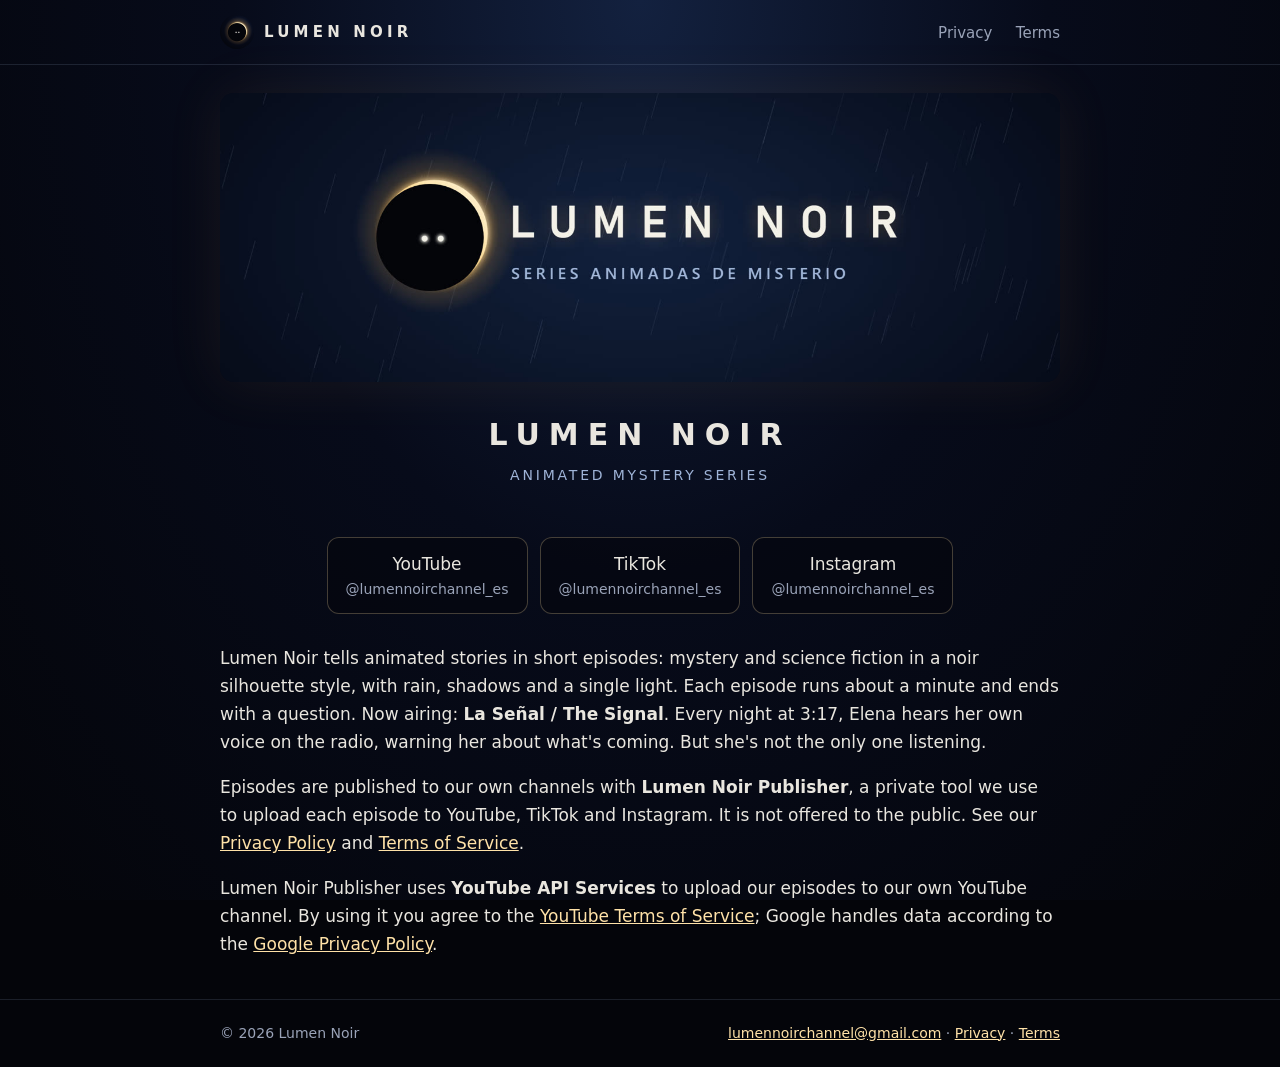
<file: index.html>
<!doctype html>
<html lang="en">
<head>
  <meta charset="utf-8">
  <meta name="viewport" content="width=device-width, initial-scale=1">
  <title>Lumen Noir — animated mystery series</title>
  <meta name="description" content="Lumen Noir publishes short animated mystery and sci-fi series in a noir silhouette style, in Spanish and English.">
  <link rel="icon" type="image/png" href="favicon.png">
  <link rel="apple-touch-icon" href="apple-touch-icon.png">
  <link rel="stylesheet" href="style.css">
</head>
<body>
  <header class="top">
    <div class="wrap">
      <a class="brand" href="./"><img src="logo.png" alt="">Lumen Noir</a>
      <nav class="links">
        <a href="privacy.html">Privacy</a>
        <a href="terms.html">Terms</a>
      </nav>
    </div>
  </header>

  <main>
    <div class="hero">
      <div class="wrap">
        <img class="banner" src="banner.jpg" alt="Lumen Noir: a black disc with a rim of warm light and two glowing eyes, over a rainy night city">
        <h1>Lumen Noir</h1>
        <p class="tag">Animated mystery series</p>
      </div>
    </div>

    <div class="wrap">
      <div class="channels">
        <a href="https://www.youtube.com/@lumennoirchannel_es" rel="me">YouTube<span>@lumennoirchannel_es</span></a>
        <a href="https://www.tiktok.com/@lumennoirchannel_es" rel="me">TikTok<span>@lumennoirchannel_es</span></a>
        <a href="https://www.instagram.com/lumennoirchannel_es/" rel="me">Instagram<span>@lumennoirchannel_es</span></a>
      </div>

      <section class="about">
        <p>Lumen Noir tells animated stories in short episodes: mystery and science fiction in a noir silhouette
          style, with rain, shadows and a single light. Each episode runs about a minute and ends with a question.
          Now airing: <strong>La Señal / The Signal</strong>. Every night at 3:17, Elena hears her own voice on the
          radio, warning her about what's coming. But she's not the only one listening.</p>
        <p>Episodes are published to our own channels with <strong>Lumen Noir Publisher</strong>, a private tool we
          use to upload each episode to YouTube, TikTok and Instagram. It is not offered to the public. See our
          <a href="privacy.html">Privacy Policy</a> and <a href="terms.html">Terms of Service</a>.</p>
        <p>Lumen Noir Publisher uses <strong>YouTube API Services</strong> to upload our episodes to our own YouTube
          channel. By using it you agree to the <a href="https://www.youtube.com/t/terms">YouTube Terms of Service</a>;
          Google handles data according to the <a href="https://policies.google.com/privacy">Google Privacy Policy</a>.</p>
      </section>
    </div>
  </main>

  <footer>
    <div class="wrap">
      <span>© 2026 Lumen Noir</span>
      <span><a href="mailto:lumennoirchannel@gmail.com">lumennoirchannel@gmail.com</a> · <a href="privacy.html">Privacy</a> · <a href="terms.html">Terms</a></span>
    </div>
  </footer>
</body>
</html>
</file>
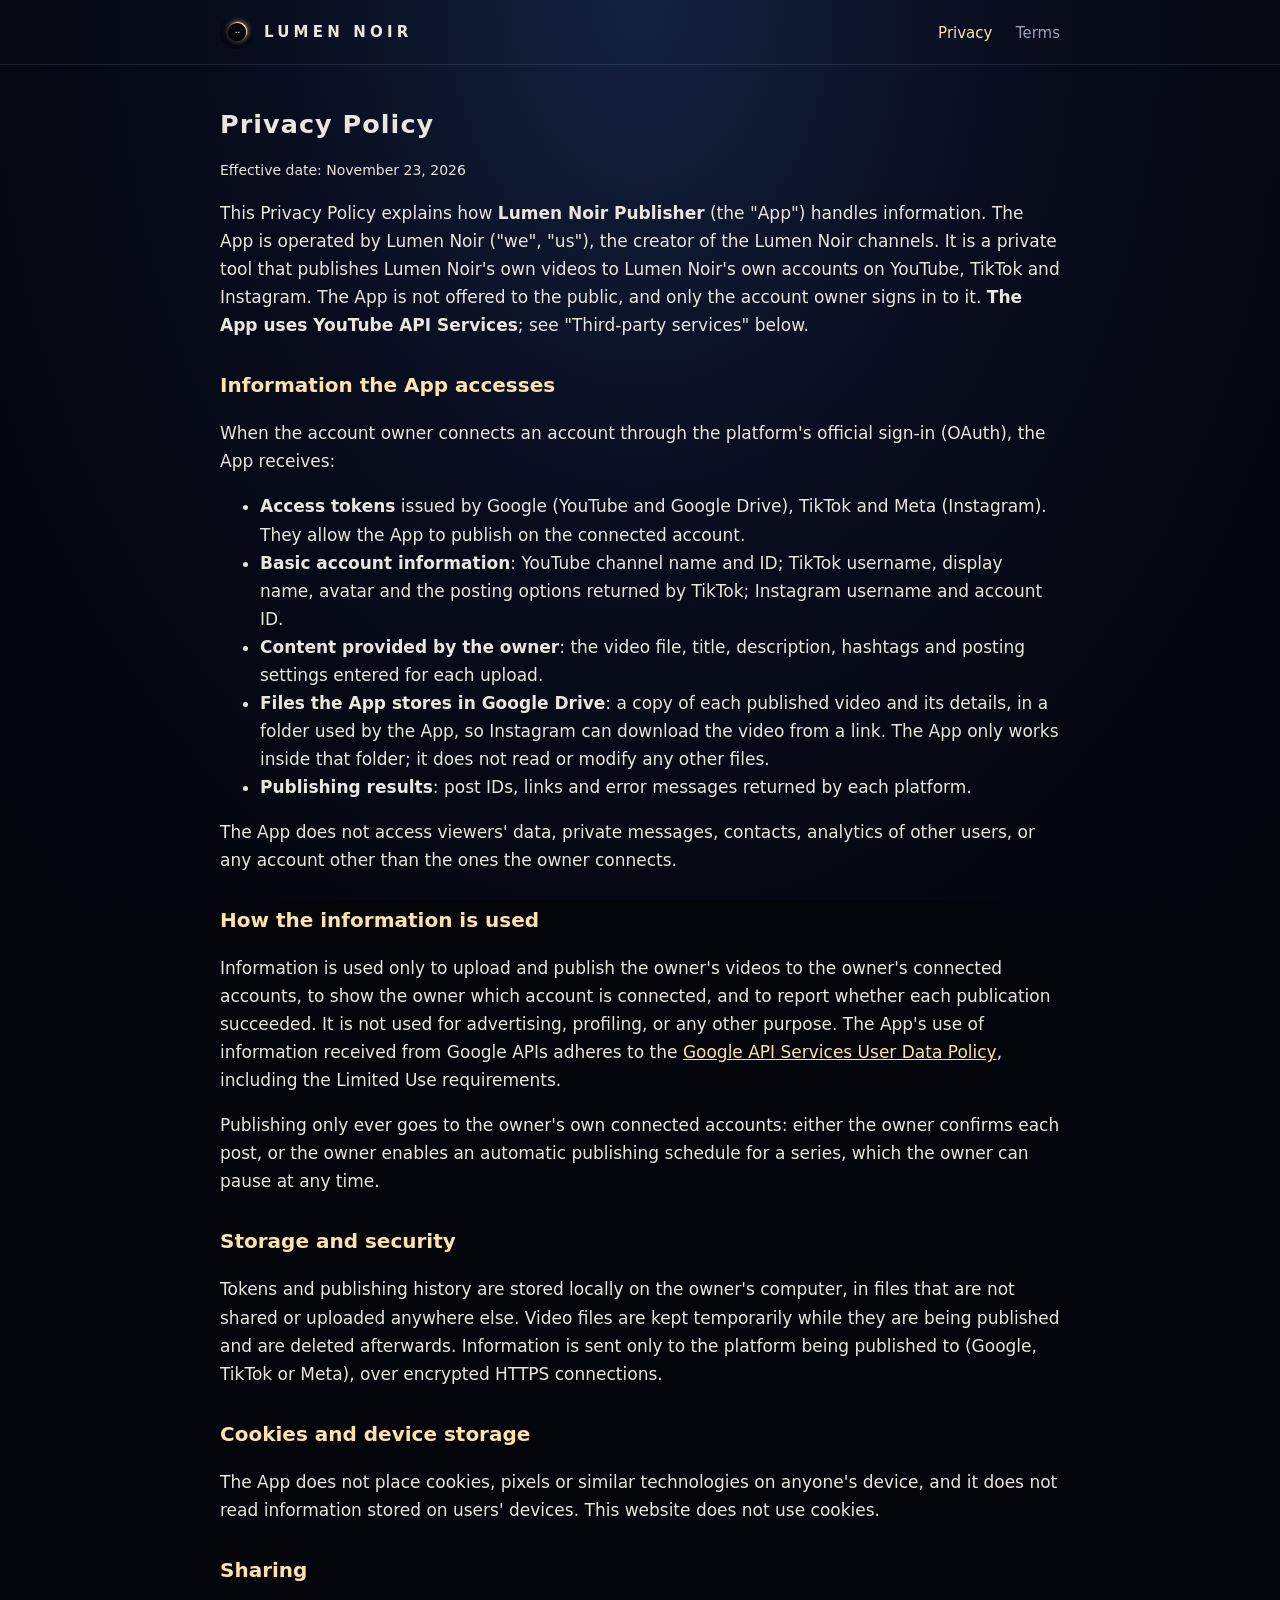
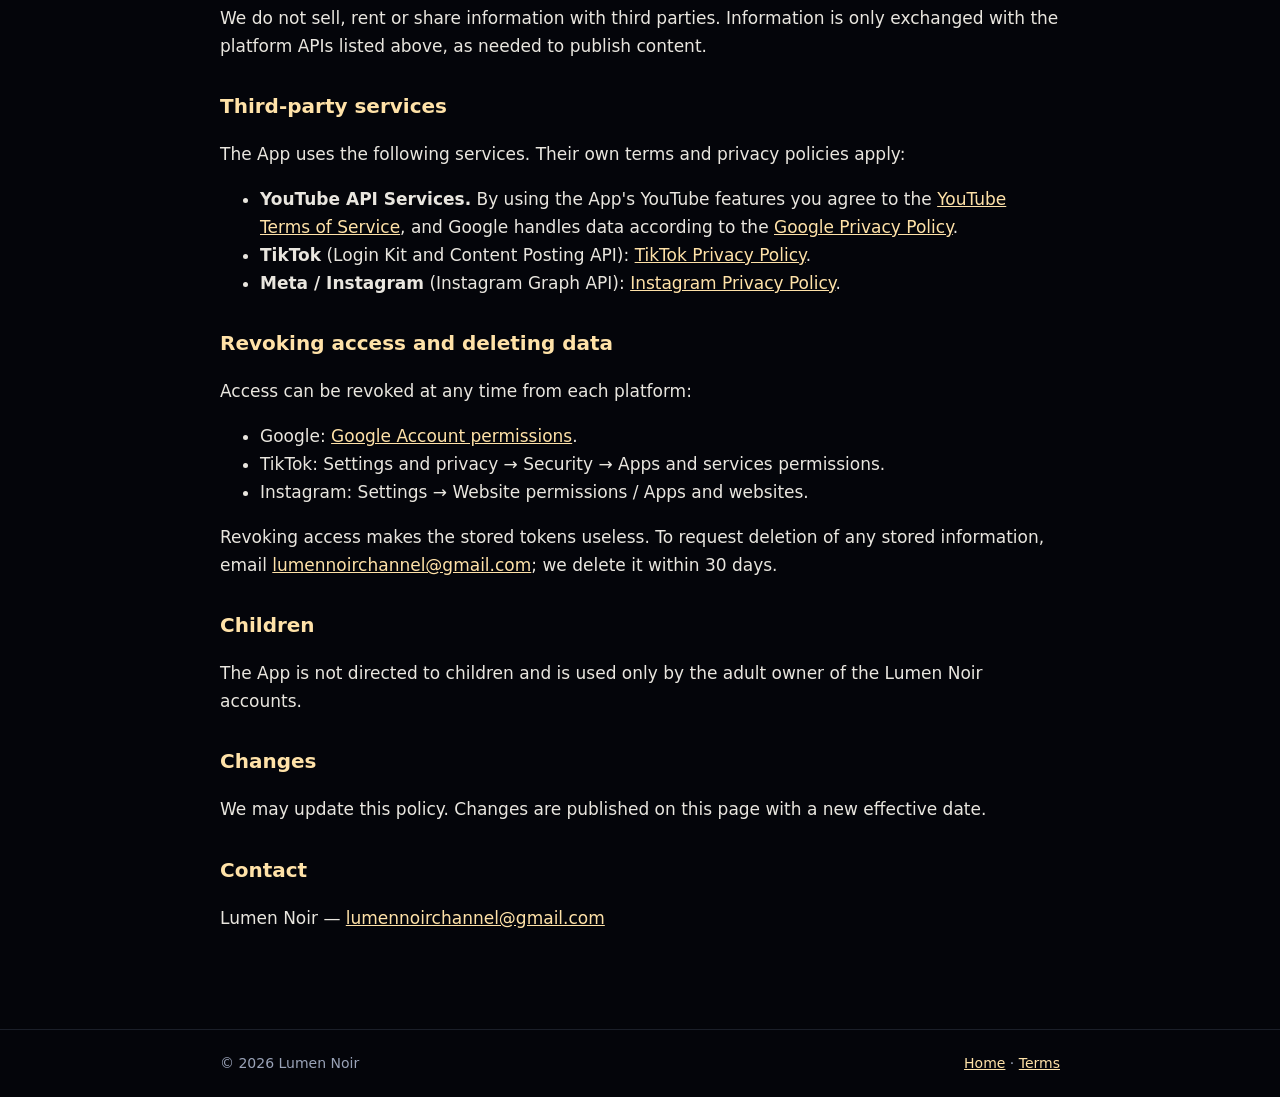
<file: privacy.html>
<!doctype html>
<html lang="en">
<head>
  <meta charset="utf-8">
  <meta name="viewport" content="width=device-width, initial-scale=1">
  <title>Privacy Policy — Lumen Noir</title>
  <meta name="description" content="Privacy Policy for Lumen Noir and the Lumen Noir Publisher tool.">
  <link rel="icon" type="image/png" href="favicon.png">
  <link rel="stylesheet" href="style.css">
</head>
<body>
  <header class="top">
    <div class="wrap">
      <a class="brand" href="./"><img src="logo.png" alt="">Lumen Noir</a>
      <nav class="links">
        <a href="privacy.html" aria-current="page">Privacy</a>
        <a href="terms.html">Terms</a>
      </nav>
    </div>
  </header>

  <main class="wrap">
    <article class="legal">
      <h1>Privacy Policy</h1>
      <p class="updated">Effective date: November 23, 2026</p>

      <p>This Privacy Policy explains how <strong>Lumen Noir Publisher</strong> (the "App") handles information.
        The App is operated by Lumen Noir ("we", "us"), the creator of the Lumen Noir channels. It is a private tool
        that publishes Lumen Noir's own videos to Lumen Noir's own accounts on YouTube, TikTok and Instagram. The App
        is not offered to the public, and only the account owner signs in to it. <strong>The App uses YouTube API
        Services</strong>; see "Third-party services" below.</p>

      <h2>Information the App accesses</h2>
      <p>When the account owner connects an account through the platform's official sign-in (OAuth), the App
        receives:</p>
      <ul>
        <li><strong>Access tokens</strong> issued by Google (YouTube and Google Drive), TikTok and Meta (Instagram).
          They allow the App to publish on the connected account.</li>
        <li><strong>Basic account information</strong>: YouTube channel name and ID; TikTok username, display name,
          avatar and the posting options returned by TikTok; Instagram username and account ID.</li>
        <li><strong>Content provided by the owner</strong>: the video file, title, description, hashtags and posting
          settings entered for each upload.</li>
        <li><strong>Files the App stores in Google Drive</strong>: a copy of each published video and its details, in
          a folder used by the App, so Instagram can download the video from a link. The App only works inside that
          folder; it does not read or modify any other files.</li>
        <li><strong>Publishing results</strong>: post IDs, links and error messages returned by each platform.</li>
      </ul>
      <p>The App does not access viewers' data, private messages, contacts, analytics of other users, or any
        account other than the ones the owner connects.</p>

      <h2>How the information is used</h2>
      <p>Information is used only to upload and publish the owner's videos to the owner's connected accounts, to
        show the owner which account is connected, and to report whether each publication succeeded. It is not used
        for advertising, profiling, or any other purpose. The App's use of information received from Google APIs
        adheres to the <a href="https://developers.google.com/terms/api-services-user-data-policy">Google API Services
        User Data Policy</a>, including the Limited Use requirements.</p>
      <p>Publishing only ever goes to the owner's own connected accounts: either the owner confirms each post, or the
        owner enables an automatic publishing schedule for a series, which the owner can pause at any time.</p>

      <h2>Storage and security</h2>
      <p>Tokens and publishing history are stored locally on the owner's computer, in files that are not shared or
        uploaded anywhere else. Video files are kept temporarily while they are being published and are deleted
        afterwards. Information is sent only to the platform being published to (Google, TikTok or Meta), over
        encrypted HTTPS connections.</p>

      <h2>Cookies and device storage</h2>
      <p>The App does not place cookies, pixels or similar technologies on anyone's device, and it does not read
        information stored on users' devices. This website does not use cookies.</p>

      <h2>Sharing</h2>
      <p>We do not sell, rent or share information with third parties. Information is only exchanged with the
        platform APIs listed above, as needed to publish content.</p>

      <h2>Third-party services</h2>
      <p>The App uses the following services. Their own terms and privacy policies apply:</p>
      <ul>
        <li><strong>YouTube API Services.</strong> By using the App's YouTube features you agree to the
          <a href="https://www.youtube.com/t/terms">YouTube Terms of Service</a>, and Google handles data according to
          the <a href="https://policies.google.com/privacy">Google Privacy Policy</a>.</li>
        <li><strong>TikTok</strong> (Login Kit and Content Posting API):
          <a href="https://www.tiktok.com/legal/page/global/privacy-policy/en">TikTok Privacy Policy</a>.</li>
        <li><strong>Meta / Instagram</strong> (Instagram Graph API):
          <a href="https://privacycenter.instagram.com/policy">Instagram Privacy Policy</a>.</li>
      </ul>

      <h2>Revoking access and deleting data</h2>
      <p>Access can be revoked at any time from each platform:</p>
      <ul>
        <li>Google: <a href="https://security.google.com/settings/security/permissions">Google Account permissions</a>.</li>
        <li>TikTok: Settings and privacy → Security → Apps and services permissions.</li>
        <li>Instagram: Settings → Website permissions / Apps and websites.</li>
      </ul>
      <p>Revoking access makes the stored tokens useless. To request deletion of any stored information, email
        <a href="mailto:lumennoirchannel@gmail.com">lumennoirchannel@gmail.com</a>; we delete it within 30 days.</p>

      <h2>Children</h2>
      <p>The App is not directed to children and is used only by the adult owner of the Lumen Noir accounts.</p>

      <h2>Changes</h2>
      <p>We may update this policy. Changes are published on this page with a new effective date.</p>

      <h2>Contact</h2>
      <p>Lumen Noir — <a href="mailto:lumennoirchannel@gmail.com">lumennoirchannel@gmail.com</a></p>
    </article>
  </main>

  <footer>
    <div class="wrap">
      <span>© 2026 Lumen Noir</span>
      <span><a href="./">Home</a> · <a href="terms.html">Terms</a></span>
    </div>
  </footer>
</body>
</html>
</file>
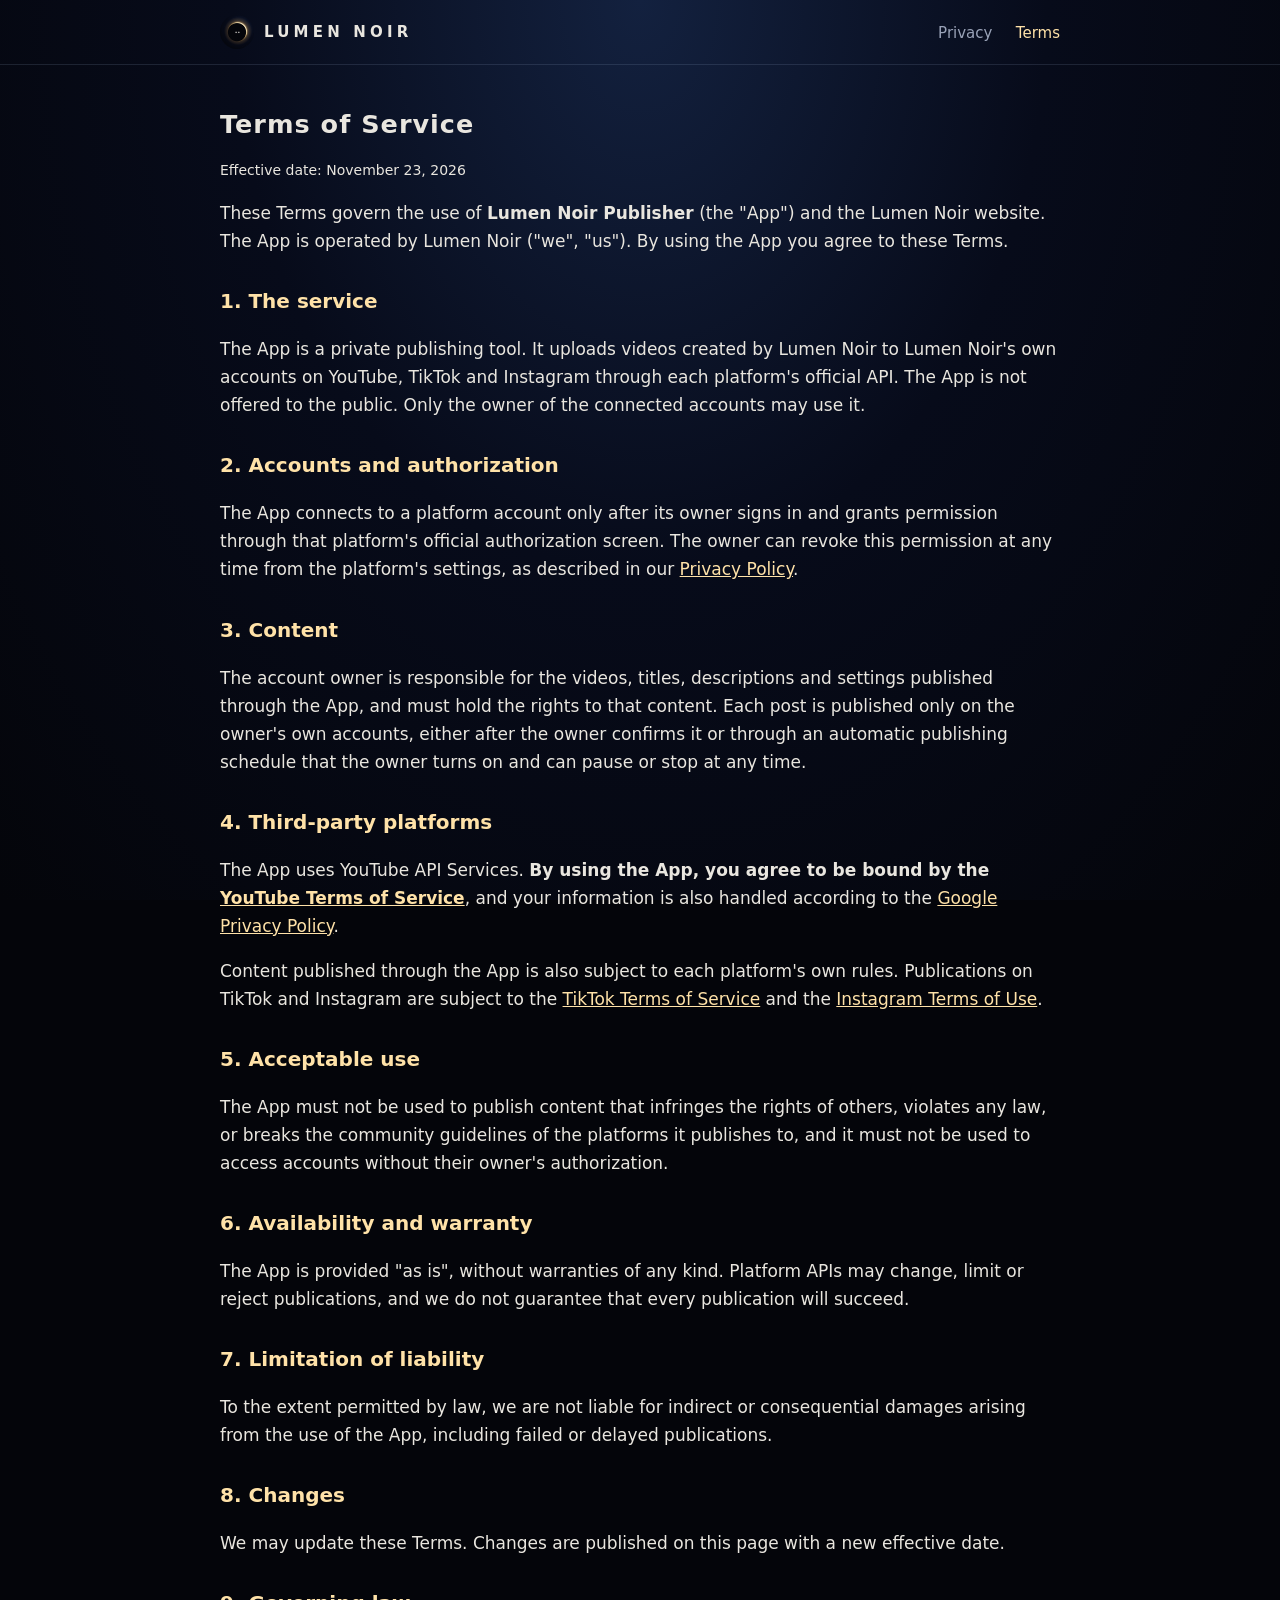
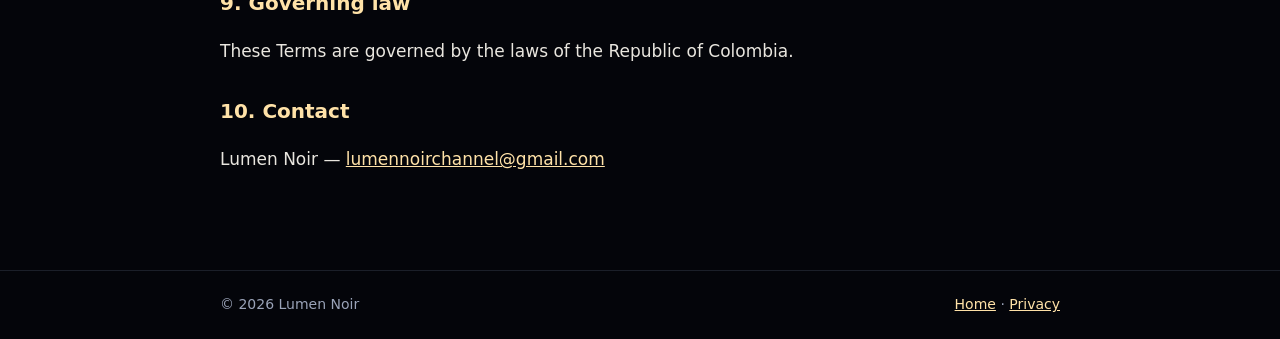
<file: terms.html>
<!doctype html>
<html lang="en">
<head>
  <meta charset="utf-8">
  <meta name="viewport" content="width=device-width, initial-scale=1">
  <title>Terms of Service — Lumen Noir</title>
  <meta name="description" content="Terms of Service for Lumen Noir and the Lumen Noir Publisher tool.">
  <link rel="icon" type="image/png" href="favicon.png">
  <link rel="stylesheet" href="style.css">
</head>
<body>
  <header class="top">
    <div class="wrap">
      <a class="brand" href="./"><img src="logo.png" alt="">Lumen Noir</a>
      <nav class="links">
        <a href="privacy.html">Privacy</a>
        <a href="terms.html" aria-current="page">Terms</a>
      </nav>
    </div>
  </header>

  <main class="wrap">
    <article class="legal">
      <h1>Terms of Service</h1>
      <p class="updated">Effective date: November 23, 2026</p>

      <p>These Terms govern the use of <strong>Lumen Noir Publisher</strong> (the "App") and the Lumen Noir website.
        The App is operated by Lumen Noir ("we", "us"). By using the App you agree to these Terms.</p>

      <h2>1. The service</h2>
      <p>The App is a private publishing tool. It uploads videos created by Lumen Noir to Lumen Noir's own accounts
        on YouTube, TikTok and Instagram through each platform's official API. The App is not offered to the public.
        Only the owner of the connected accounts may use it.</p>

      <h2>2. Accounts and authorization</h2>
      <p>The App connects to a platform account only after its owner signs in and grants permission through that
        platform's official authorization screen. The owner can revoke this permission at any time from the
        platform's settings, as described in our <a href="privacy.html">Privacy Policy</a>.</p>

      <h2>3. Content</h2>
      <p>The account owner is responsible for the videos, titles, descriptions and settings published through the
        App, and must hold the rights to that content. Each post is published only on the owner's own accounts, either
        after the owner confirms it or through an automatic publishing schedule that the owner turns on and can pause or stop
        at any time.</p>

      <h2>4. Third-party platforms</h2>
      <p>The App uses YouTube API Services. <strong>By using the App, you agree to be bound by the
        <a href="https://www.youtube.com/t/terms">YouTube Terms of Service</a></strong>, and your information is
        also handled according to the <a href="https://policies.google.com/privacy">Google Privacy Policy</a>.</p>
      <p>Content published through the App is also subject to each platform's own rules. Publications on TikTok and
        Instagram are subject to the
        <a href="https://www.tiktok.com/legal/page/global/terms-of-service/en">TikTok Terms of Service</a> and the
        <a href="https://help.instagram.com/581066165581870">Instagram Terms of Use</a>.</p>

      <h2>5. Acceptable use</h2>
      <p>The App must not be used to publish content that infringes the rights of others, violates any law, or breaks
        the community guidelines of the platforms it publishes to, and it must not be used to access accounts without
        their owner's authorization.</p>

      <h2>6. Availability and warranty</h2>
      <p>The App is provided "as is", without warranties of any kind. Platform APIs may change, limit or reject
        publications, and we do not guarantee that every publication will succeed.</p>

      <h2>7. Limitation of liability</h2>
      <p>To the extent permitted by law, we are not liable for indirect or consequential damages arising from the use
        of the App, including failed or delayed publications.</p>

      <h2>8. Changes</h2>
      <p>We may update these Terms. Changes are published on this page with a new effective date.</p>

      <h2>9. Governing law</h2>
      <p>These Terms are governed by the laws of the Republic of Colombia.</p>

      <h2>10. Contact</h2>
      <p>Lumen Noir — <a href="mailto:lumennoirchannel@gmail.com">lumennoirchannel@gmail.com</a></p>
    </article>
  </main>

  <footer>
    <div class="wrap">
      <span>© 2026 Lumen Noir</span>
      <span><a href="./">Home</a> · <a href="privacy.html">Privacy</a></span>
    </div>
  </footer>
</body>
</html>
</file>
<file: style.css>
:root {
  --night: #070b1a;
  --blue: #13213f;
  --ink: #04050a;
  --light: #ffe2a8;
  --amber: #ffb547;
  --rain: #9fb4d8;
  --text: #e9e6df;
  --muted: #9aa3b8;
}
* { box-sizing: border-box; }
html { background: var(--ink); }
body {
  margin: 0;
  color: var(--text);
  background: radial-gradient(ellipse at 50% 0%, var(--blue) 0%, var(--night) 45%, var(--ink) 100%) fixed;
  font: 17px/1.65 "Segoe UI", system-ui, -apple-system, Roboto, sans-serif;
}
a { color: var(--light); }
a:hover { color: var(--amber); }
.wrap { max-width: 880px; margin: 0 auto; padding: 0 20px; }
.top { border-bottom: 1px solid rgba(159, 180, 216, 0.15); }
.top .wrap { display: flex; align-items: center; justify-content: space-between; height: 64px; }
.brand { display: flex; align-items: center; gap: 10px; color: var(--text); text-decoration: none; font-weight: 600; letter-spacing: 0.28em; text-transform: uppercase; font-size: 15px; }
.brand img { width: 34px; height: 34px; border-radius: 50%; }
.links a { margin-left: 18px; color: var(--muted); text-decoration: none; font-size: 15px; }
.links a[aria-current="page"], .links a:hover { color: var(--light); }
.hero { text-align: center; padding: 28px 0 8px; }
.banner { width: 100%; border-radius: 14px; display: block; box-shadow: 0 0 60px rgba(255, 181, 71, 0.08); }
h1 { font-weight: 600; letter-spacing: 0.04em; margin: 28px 0 4px; }
.hero h1 { letter-spacing: 0.3em; text-transform: uppercase; font-size: 30px; }
.tag { color: var(--rain); letter-spacing: 0.2em; text-transform: uppercase; font-size: 14px; margin: 0 0 24px; }
.channels { display: flex; flex-wrap: wrap; gap: 12px; justify-content: center; margin: 18px 0 30px; }
.channels a {
  display: flex; flex-direction: column; align-items: center; min-width: 170px; padding: 12px 18px;
  border: 1px solid rgba(255, 226, 168, 0.25); border-radius: 12px; text-decoration: none; color: var(--text);
  background: rgba(4, 5, 10, 0.5);
}
.channels a span { color: var(--muted); font-size: 14px; }
.channels a:hover { border-color: var(--amber); }
.about p, .legal p, .legal li { color: var(--text); }
.legal { padding: 10px 0 40px; }
.legal h2 { font-size: 20px; margin-top: 30px; color: var(--light); font-weight: 600; }
.updated { color: var(--muted); font-size: 14px; }
footer { border-top: 1px solid rgba(159, 180, 216, 0.15); margin-top: 40px; }
footer .wrap { display: flex; flex-wrap: wrap; justify-content: space-between; gap: 10px; padding: 22px 20px; color: var(--muted); font-size: 14px; }
</file>
